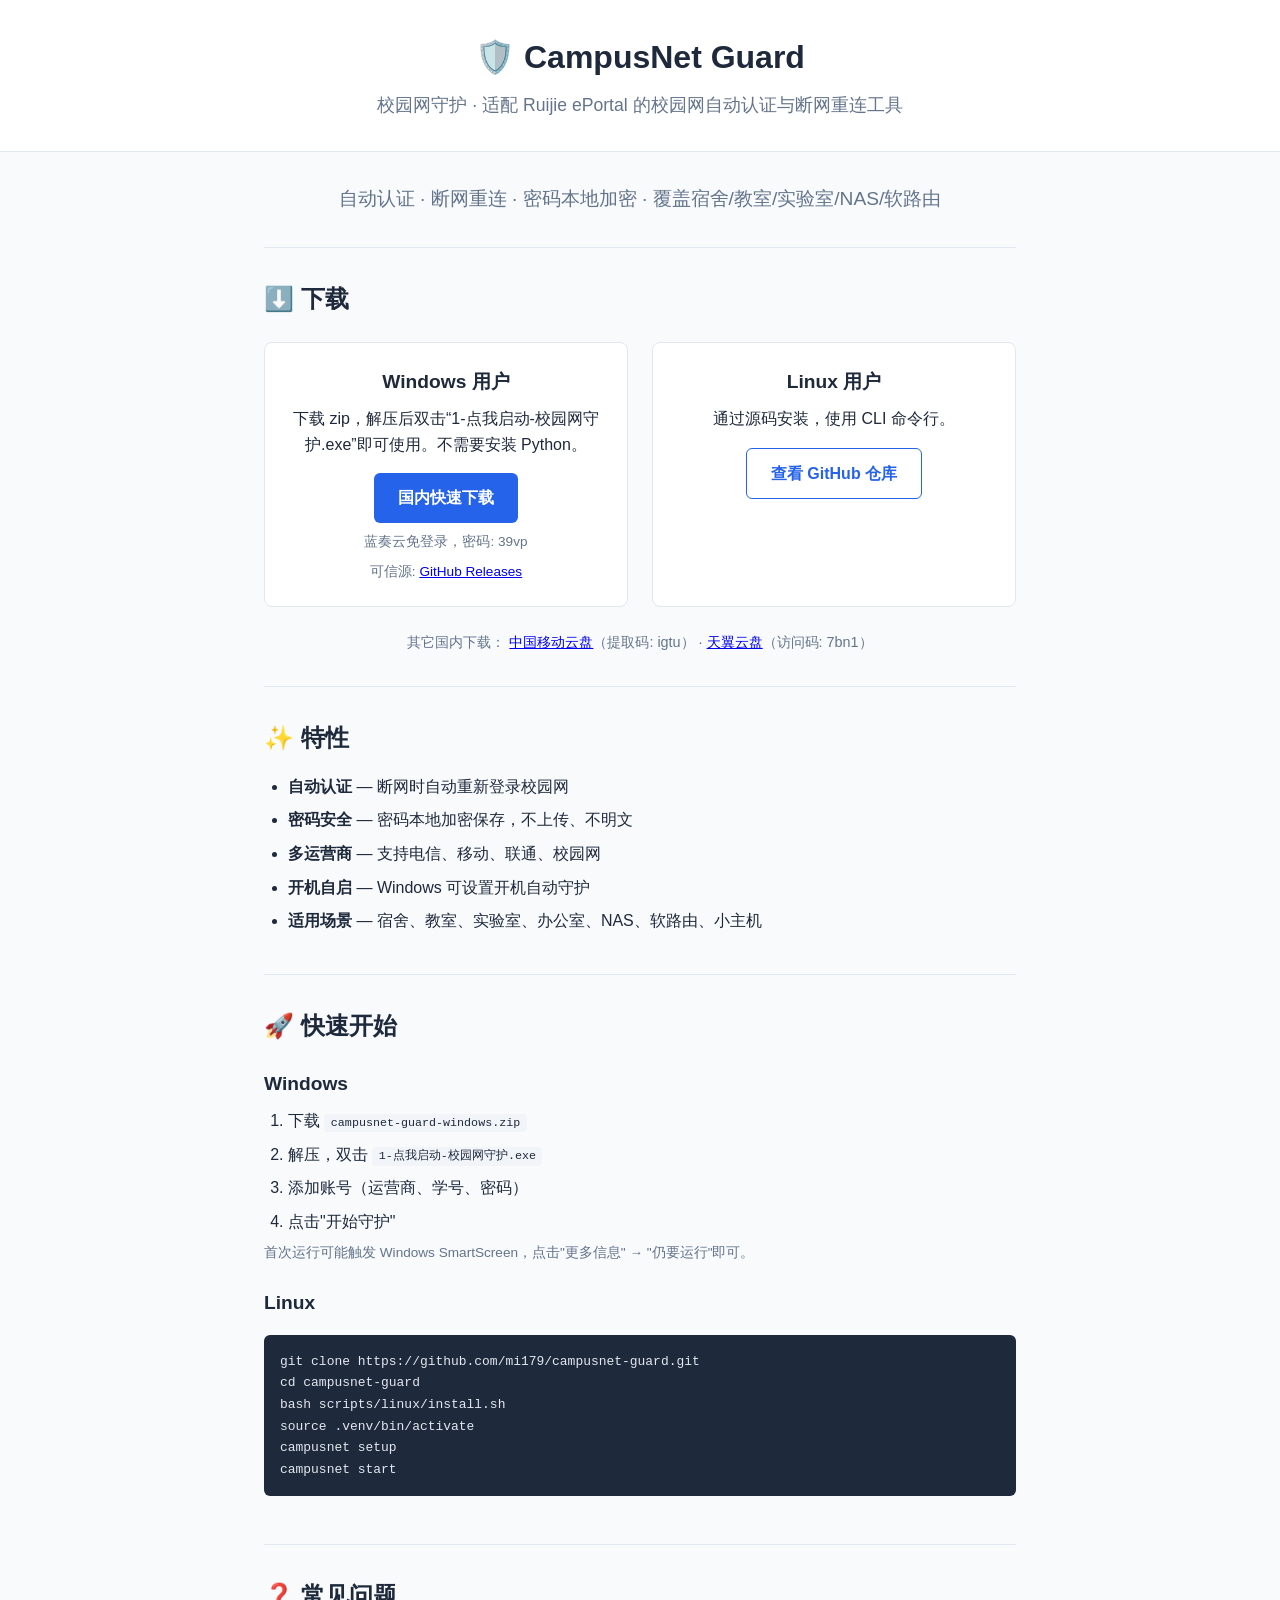
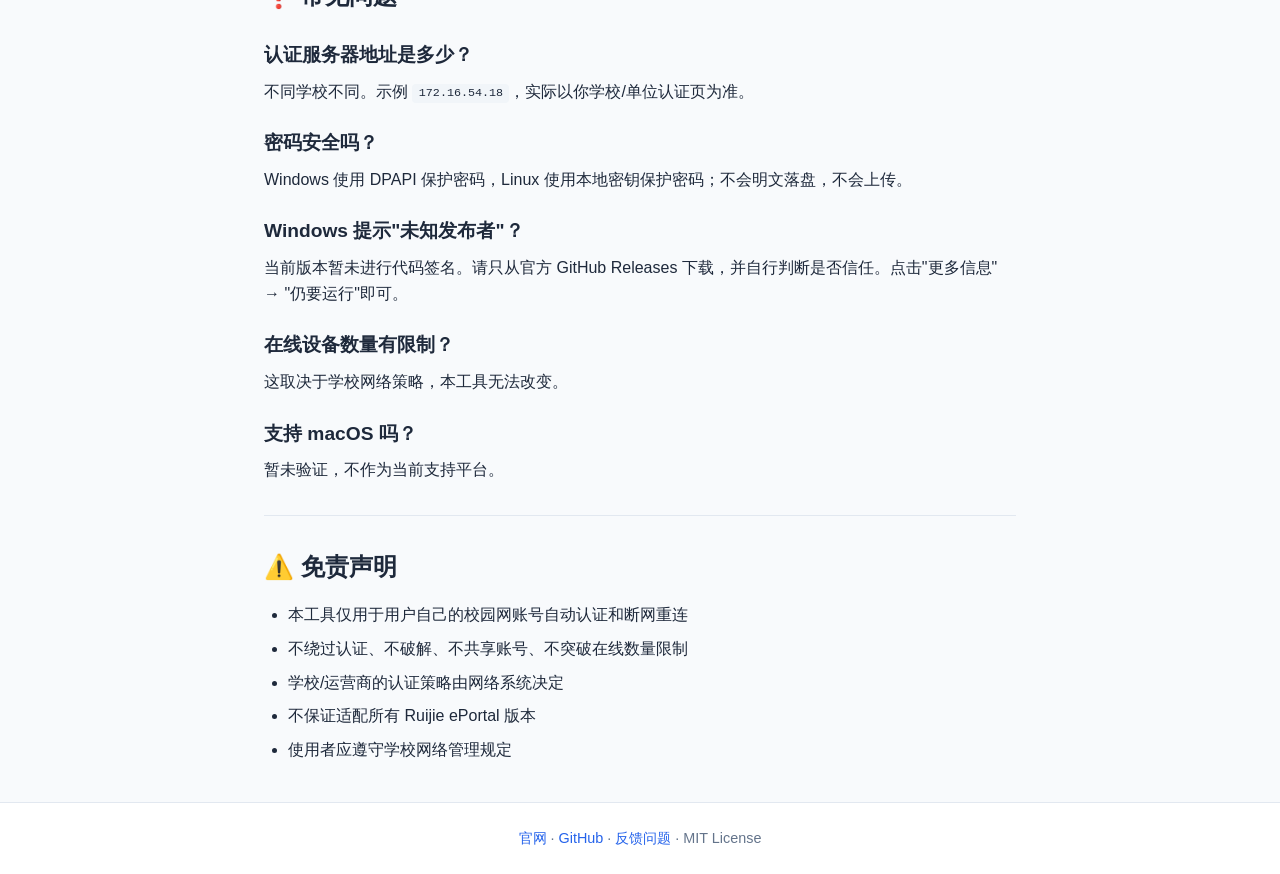
<file: site/index.html>
<!DOCTYPE html>
<html lang="zh-CN">
<head>
    <meta charset="UTF-8">
    <meta name="viewport" content="width=device-width, initial-scale=1.0">
    <title>CampusNet Guard — 校园网守护</title>
    <meta name="description" content="适配 Ruijie ePortal 的校园网自动认证与断网重连工具">
    <link rel="stylesheet" href="styles.css">
</head>
<body>
    <header>
        <div class="container">
            <h1>🛡️ CampusNet Guard</h1>
            <p class="subtitle">校园网守护 · 适配 Ruijie ePortal 的校园网自动认证与断网重连工具</p>
        </div>
    </header>

    <main class="container">
        <section class="hero">
            <p class="tagline">自动认证 · 断网重连 · 密码本地加密 · 覆盖宿舍/教室/实验室/NAS/软路由</p>
        </section>

        <section class="download">
            <h2>⬇️ 下载</h2>
            <div class="download-grid">
                <div class="download-card">
                    <h3>Windows 用户</h3>
                    <p>下载 zip，解压后双击“1-点我启动-校园网守护.exe”即可使用。不需要安装 Python。</p>
                    <a href="https://wwbha.lanzoue.com/b01d716nwf" class="btn btn-primary">
                        国内快速下载
                    </a>
                    <p class="note">蓝奏云免登录，密码: 39vp</p>
                    <p class="note">可信源: <a href="https://github.com/mi179/campusnet-guard/releases/latest">GitHub Releases</a></p>
                </div>
                <div class="download-card">
                    <h3>Linux 用户</h3>
                    <p>通过源码安装，使用 CLI 命令行。</p>
                    <a href="https://github.com/mi179/campusnet-guard" class="btn btn-secondary">
                        查看 GitHub 仓库
                    </a>
                </div>
            </div>
            <p class="mirror-note">
                其它国内下载：
                <a href="https://yun.139.com/shareweb/#/w/i/2w2KCnNR2MPzl">中国移动云盘</a>（提取码: igtu）
                ·
                <a href="https://cloud.189.cn/web/share?code=zeUzei2eIZz2">天翼云盘</a>（访问码: 7bn1）
            </p>
        </section>

        <section class="features">
            <h2>✨ 特性</h2>
            <ul>
                <li><strong>自动认证</strong> — 断网时自动重新登录校园网</li>
                <li><strong>密码安全</strong> — 密码本地加密保存，不上传、不明文</li>
                <li><strong>多运营商</strong> — 支持电信、移动、联通、校园网</li>
                <li><strong>开机自启</strong> — Windows 可设置开机自动守护</li>
                <li><strong>适用场景</strong> — 宿舍、教室、实验室、办公室、NAS、软路由、小主机</li>
            </ul>
        </section>

        <section class="quickstart">
            <h2>🚀 快速开始</h2>

            <h3>Windows</h3>
            <ol>
                <li>下载 <code>campusnet-guard-windows.zip</code></li>
                <li>解压，双击 <code>1-点我启动-校园网守护.exe</code></li>
                <li>添加账号（运营商、学号、密码）</li>
                <li>点击"开始守护"</li>
            </ol>
            <p class="note">首次运行可能触发 Windows SmartScreen，点击"更多信息" → "仍要运行"即可。</p>

            <h3>Linux</h3>
            <pre><code>git clone https://github.com/mi179/campusnet-guard.git
cd campusnet-guard
bash scripts/linux/install.sh
source .venv/bin/activate
campusnet setup
campusnet start</code></pre>
        </section>

        <section class="faq">
            <h2>❓ 常见问题</h2>

            <h3>认证服务器地址是多少？</h3>
            <p>不同学校不同。示例 <code>172.16.54.18</code>，实际以你学校/单位认证页为准。</p>

            <h3>密码安全吗？</h3>
            <p>Windows 使用 DPAPI 保护密码，Linux 使用本地密钥保护密码；不会明文落盘，不会上传。</p>

            <h3>Windows 提示"未知发布者"？</h3>
            <p>当前版本暂未进行代码签名。请只从官方 GitHub Releases 下载，并自行判断是否信任。点击"更多信息" → "仍要运行"即可。</p>

            <h3>在线设备数量有限制？</h3>
            <p>这取决于学校网络策略，本工具无法改变。</p>

            <h3>支持 macOS 吗？</h3>
            <p>暂未验证，不作为当前支持平台。</p>
        </section>

        <section class="disclaimer">
            <h2>⚠️ 免责声明</h2>
            <ul>
                <li>本工具仅用于用户自己的校园网账号自动认证和断网重连</li>
                <li>不绕过认证、不破解、不共享账号、不突破在线数量限制</li>
                <li>学校/运营商的认证策略由网络系统决定</li>
                <li>不保证适配所有 Ruijie ePortal 版本</li>
                <li>使用者应遵守学校网络管理规定</li>
            </ul>
        </section>
    </main>

    <footer>
        <div class="container">
            <p>
                <a href="https://campusnet.journeymind.blog">官网</a> ·
                <a href="https://github.com/mi179/campusnet-guard">GitHub</a> ·
                <a href="https://github.com/mi179/campusnet-guard/issues">反馈问题</a> ·
                MIT License
            </p>
        </div>
    </footer>
</body>
</html>
</file>
<file: site/styles.css>
/* CampusNet Guard — 官网样式 */

:root {
    --primary: #2563eb;
    --primary-dark: #1d4ed8;
    --bg: #f8fafc;
    --bg-white: #ffffff;
    --text: #1e293b;
    --text-muted: #64748b;
    --border: #e2e8f0;
    --success: #16a34a;
    --warning: #d97706;
}

* {
    margin: 0;
    padding: 0;
    box-sizing: border-box;
}

body {
    font-family: -apple-system, BlinkMacSystemFont, "Segoe UI", Roboto, "Noto Sans SC", sans-serif;
    line-height: 1.6;
    color: var(--text);
    background: var(--bg);
}

.container {
    max-width: 800px;
    margin: 0 auto;
    padding: 0 1.5rem;
}

header {
    background: var(--bg-white);
    border-bottom: 1px solid var(--border);
    padding: 2rem 0;
    text-align: center;
}

header h1 {
    font-size: 2rem;
    margin-bottom: 0.5rem;
}

.subtitle {
    color: var(--text-muted);
    font-size: 1.1rem;
}

.hero {
    text-align: center;
    padding: 2rem 0;
}

.tagline {
    font-size: 1.2rem;
    color: var(--text-muted);
}

section {
    padding: 2rem 0;
    border-bottom: 1px solid var(--border);
}

section:last-of-type {
    border-bottom: none;
}

h2 {
    font-size: 1.5rem;
    margin-bottom: 1rem;
}

h3 {
    font-size: 1.2rem;
    margin-top: 1.5rem;
    margin-bottom: 0.5rem;
}

.download-grid {
    display: grid;
    grid-template-columns: 1fr 1fr;
    gap: 1.5rem;
    margin: 1.5rem 0;
}

@media (max-width: 600px) {
    .download-grid {
        grid-template-columns: 1fr;
    }
}

.download-card {
    background: var(--bg-white);
    border: 1px solid var(--border);
    border-radius: 8px;
    padding: 1.5rem;
    text-align: center;
}

.download-card h3 {
    margin-top: 0;
}

.btn {
    display: inline-block;
    padding: 0.75rem 1.5rem;
    border-radius: 6px;
    text-decoration: none;
    font-weight: 600;
    margin-top: 1rem;
    transition: background 0.2s;
}

.btn-primary {
    background: var(--primary);
    color: white;
}

.btn-primary:hover {
    background: var(--primary-dark);
}

.btn-secondary {
    background: var(--bg-white);
    color: var(--primary);
    border: 1px solid var(--primary);
}

.btn-secondary:hover {
    background: #eff6ff;
}

.note {
    font-size: 0.85rem;
    color: var(--text-muted);
    margin-top: 0.5rem;
}

.mirror-note {
    text-align: center;
    color: var(--text-muted);
    font-size: 0.9rem;
    margin-top: 1rem;
}

ul, ol {
    padding-left: 1.5rem;
    margin: 0.5rem 0;
}

li {
    margin-bottom: 0.5rem;
}

pre {
    background: #1e293b;
    color: #e2e8f0;
    padding: 1rem;
    border-radius: 6px;
    overflow-x: auto;
    font-size: 0.9rem;
    line-height: 1.5;
    margin: 1rem 0;
}

code {
    background: #f1f5f9;
    padding: 0.15rem 0.4rem;
    border-radius: 4px;
    font-size: 0.9em;
}

pre code {
    background: none;
    padding: 0;
}

footer {
    background: var(--bg-white);
    border-top: 1px solid var(--border);
    padding: 1.5rem 0;
    text-align: center;
    color: var(--text-muted);
    font-size: 0.9rem;
}

footer a {
    color: var(--primary);
    text-decoration: none;
}

footer a:hover {
    text-decoration: underline;
}
</file>
